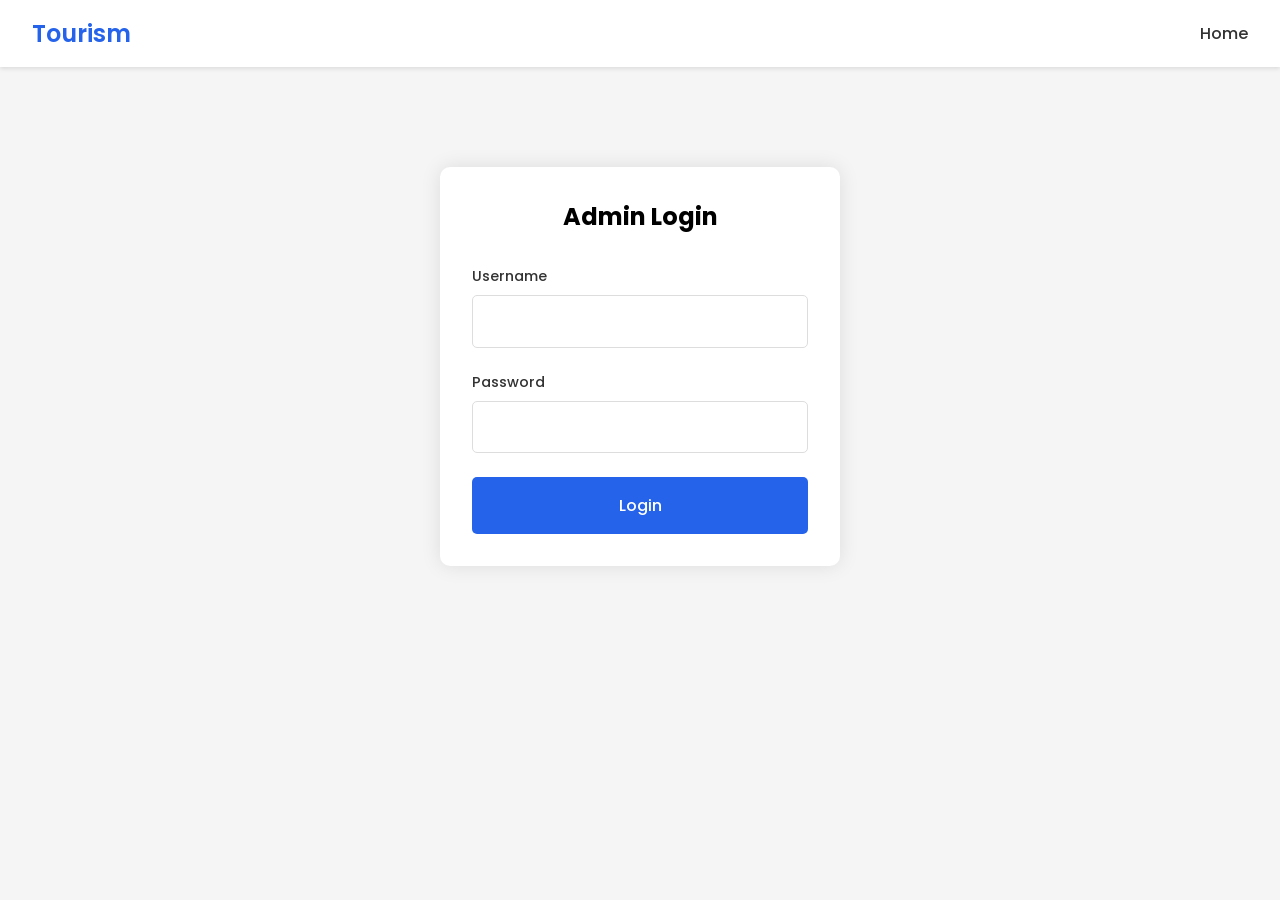
<file: admin-dashboard.html>
<!DOCTYPE html>
<html lang="en">
<head>
    <meta charset="UTF-8">
    <meta name="viewport" content="width=device-width, initial-scale=1.0">
    <title>Admin Dashboard - Tourism Adventures</title>
    <link href="https://fonts.googleapis.com/css2?family=Poppins:wght@300;400;500;600;700&display=swap" rel="stylesheet">
    <link rel="stylesheet" href="https://cdnjs.cloudflare.com/ajax/libs/font-awesome/6.0.0-beta3/css/all.min.css">
    <style>
        :root {
            --primary-color: #2563eb;
            --accent-color: #1d4ed8;
            --text-color: #1f2937;
            --text-muted: #6b7280;
            --bg-color: #f3f4f6;
            --card-bg: #ffffff;
            --border-color: #e5e7eb;
            --success-color: #10b981;
            --error-color: #ef4444;
        }

        * {
            margin: 0;
            padding: 0;
            box-sizing: border-box;
            font-family: 'Poppins', sans-serif;
        }

        body {
            background: var(--bg-color);
            min-height: 100vh;
        }

        .dashboard-container {
            display: grid;
            grid-template-columns: 250px 1fr;
            min-height: 100vh;
        }

        .sidebar {
            background: var(--primary-color);
            color: white;
            padding: 1.5rem;
        }

        .sidebar-header {
            text-align: center;
            padding-bottom: 1.5rem;
            margin-bottom: 1.5rem;
            border-bottom: 1px solid rgba(255, 255, 255, 0.1);
        }

        .sidebar-menu {
            list-style: none;
        }

        .sidebar-menu li {
            margin-bottom: 0.5rem;
        }

        .sidebar-menu a {
            color: white;
            text-decoration: none;
            display: flex;
            align-items: center;
            padding: 0.75rem 1rem;
            border-radius: 5px;
            transition: background 0.3s ease;
        }

        .sidebar-menu a:hover {
            background: rgba(255, 255, 255, 0.1);
        }

        .sidebar-menu i {
            margin-right: 0.75rem;
        }

        .main-content {
            padding: 2rem;
            background: #f3f4f6;
            min-height: 100vh;
        }

        .header {
            display: flex;
            justify-content: space-between;
            align-items: center;
            margin-bottom: 2rem;
        }

        .header h1 {
            font-size: 2rem;
            color: #1f2937;
            font-weight: 600;
        }

        .btn {
            padding: 0.75rem 1.5rem;
            border: none;
            border-radius: 5px;
            font-weight: 500;
            cursor: pointer;
            display: inline-flex;
            align-items: center;
            gap: 0.5rem;
            transition: background 0.3s ease;
        }

        .btn-primary {
            background: var(--primary-color);
            color: white;
        }

        .btn-primary:hover {
            background: var(--accent-color);
        }

        .btn-danger {
            background: var(--error-color);
            color: white;
        }

        .btn-danger:hover {
            opacity: 0.9;
        }

        .packages-container {
            display: grid;
            grid-template-columns: repeat(auto-fill, minmax(300px, 1fr));
            gap: 2rem;
            padding: 1rem 0;
        }

        .package-card {
            background: white;
            border-radius: 10px;
            padding: 2rem;
            box-shadow: 0 2px 8px rgba(0, 0, 0, 0.05);
            display: flex;
            flex-direction: column;
            gap: 0.75rem;
        }

        .package-card h3 {
            font-size: 1.5rem;
            color: #1f2937;
            font-weight: 600;
            margin: 0;
        }

        .package-price {
            font-size: 1.25rem;
            color: #6b7280;
            font-weight: 500;
            margin: 0;
        }

        .package-duration {
            color: #6b7280;
            margin: 0;
        }

        .package-description {
            color: #6b7280;
            margin: 0;
        }

        .btn-delete {
            background: #ef4444;
            color: white;
            padding: 0.75rem 1rem;
            border-radius: 8px;
            border: none;
            cursor: pointer;
            font-size: 1rem;
            display: flex;
            align-items: center;
            justify-content: center;
            gap: 0.5rem;
            width: fit-content;
            margin-top: 0.5rem;
        }

        .btn-delete:hover {
            background: #dc2626;
        }

        .package-image {
            width: 100%;
            height: 200px;
            object-fit: cover;
            border-radius: 8px;
            margin-bottom: 0.5rem;
        }

        .modal {
            display: none;
            position: fixed;
            top: 0;
            left: 0;
            width: 100%;
            height: 100%;
            background: rgba(0, 0, 0, 0.5);
            align-items: center;
            justify-content: center;
        }

        .modal-content {
            background: var(--card-bg);
            padding: 2rem;
            border-radius: 10px;
            width: 100%;
            max-width: 500px;
            max-height: 90vh;
            overflow-y: auto;
        }

        .modal-content h2 {
            margin-bottom: 1.5rem;
            color: var(--text-color);
            font-size: 1.5rem;
        }

        .form-group {
            margin-bottom: 1.5rem;
        }

        .form-group label {
            display: block;
            margin-bottom: 0.5rem;
            color: var(--text-color);
            font-weight: 500;
            font-size: 1rem;
        }

        .form-group input,
        .form-group textarea {
            width: 100%;
            padding: 0.75rem;
            border: 1px solid var(--border-color);
            border-radius: 5px;
            font-size: 1rem;
            background: white;
        }

        .form-group input::placeholder {
            color: #999;
        }

        .form-group textarea {
            height: 100px;
            resize: vertical;
        }

        .modal-actions {
            display: flex;
            justify-content: flex-end;
            gap: 1rem;
            margin-top: 2rem;
        }

        .btn {
            padding: 0.75rem 1.5rem;
            border: none;
            border-radius: 5px;
            font-weight: 500;
            cursor: pointer;
            font-size: 1rem;
        }

        .btn:not(.btn-primary) {
            background: #e5e7eb;
            color: var(--text-color);
        }

        .btn-primary {
            background: #3b82f6;
            color: white;
        }

        .btn-primary:hover {
            background: #2563eb;
        }

        .success-message {
            background: var(--success-color);
            color: white;
            padding: 1rem;
            border-radius: 5px;
            margin-bottom: 1rem;
            display: none;
        }

        .package-features {
            display: flex;
            flex-wrap: wrap;
            gap: 0.5rem;
            margin: 1rem 0;
        }

        .package-features span {
            background: #f3f4f6;
            padding: 0.5rem 1rem;
            border-radius: 20px;
            font-size: 0.875rem;
            color: #4b5563;
            display: flex;
            align-items: center;
            gap: 0.5rem;
        }

        .package-features i {
            color: #10b981;
        }

        .package-rating {
            color: #fbbf24;
            font-size: 0.875rem;
            margin: 0.5rem 0;
        }

        .cta-button-outline {
            display: inline-block;
            padding: 0.75rem 1.5rem;
            border: 2px solid #3b82f6;
            color: #3b82f6;
            text-decoration: none;
            border-radius: 5px;
            font-weight: 500;
            transition: all 0.3s ease;
        }

        .cta-button-outline:hover {
            background: #3b82f6;
            color: white;
        }
    </style>
</head>
<body>
    <div class="dashboard-container">
        <aside class="sidebar">
            <div class="sidebar-header">
                <h2>Admin Panel</h2>
            </div>
            <ul class="sidebar-menu">
                <li>
                    <a href="#" class="active">
                        <i class="fas fa-box"></i>
                        Packages
                    </a>
                </li>
                <li>
                    <a href="users.html">
                        <i class="fas fa-users"></i>
                        Users
                    </a>
                </li>
                <li>
                    <a href="bookings.html">
                        <i class="fas fa-calendar-check"></i>
                        Bookings
                    </a>
                </li>
                <li>
                    <a href="#" id="logoutBtn">
                        <i class="fas fa-sign-out-alt"></i>
                        Logout
                    </a>
                </li>
            </ul>
        </aside>

        <main class="main-content">
            <div class="success-message" id="successMessage"></div>
            
            <div class="header">
                <h1>Package Management</h1>
                <button class="btn btn-primary" onclick="openAddPackageModal()">
                    <i class="fas fa-plus"></i>
                    Add New Package
                </button>
            </div>

            <div class="packages-container" id="packagesGrid">
                <!-- Packages will be loaded here -->
            </div>

            <div class="bookings-section" style="margin-top: 3rem;">
                <h2 style="margin-bottom: 1.5rem;">Recent Bookings</h2>
                <div class="bookings-table-container" style="background: white; border-radius: 10px; overflow: hidden; box-shadow: 0 2px 8px rgba(0, 0, 0, 0.05);">
                    <table style="width: 100%; border-collapse: collapse;">
                        <thead>
                            <tr style="background: #f8fafc;">
                                <th style="padding: 1rem; text-align: left; border-bottom: 1px solid #e5e7eb;">Booking ID</th>
                                <th style="padding: 1rem; text-align: left; border-bottom: 1px solid #e5e7eb;">Package</th>
                                <th style="padding: 1rem; text-align: left; border-bottom: 1px solid #e5e7eb;">Customer Name</th>
                                <th style="padding: 1rem; text-align: left; border-bottom: 1px solid #e5e7eb;">Contact</th>
                                <th style="padding: 1rem; text-align: left; border-bottom: 1px solid #e5e7eb;">Travel Date</th>
                                <th style="padding: 1rem; text-align: left; border-bottom: 1px solid #e5e7eb;">Guests</th>
                                <th style="padding: 1rem; text-align: left; border-bottom: 1px solid #e5e7eb;">Status</th>
                                <th style="padding: 1rem; text-align: left; border-bottom: 1px solid #e5e7eb;">Actions</th>
                            </tr>
                        </thead>
                        <tbody id="bookingsTableBody">
                            <!-- Bookings will be loaded here -->
                        </tbody>
                    </table>
                </div>
            </div>
        </main>
    </div>

    <!-- Add Package Modal -->
    <div class="modal" id="addPackageModal">
        <div class="modal-content">
            <h2>Add New Package</h2>
            <form id="addPackageForm">
                <div class="form-group">
                    <label for="packageName">Package Name</label>
                    <input type="text" id="packageName" placeholder="Please fill in this field." required>
                </div>
                <div class="form-group">
                    <label for="packageCategory">Category</label>
                    <select id="packageCategory" multiple required>
                        <option value="north">North India</option>
                        <option value="south">South India</option>
                        <option value="adventure">Adventure</option>
                        <option value="luxury">Luxury</option>
                    </select>
                </div>
                <div class="form-group">
                    <label for="packagePrice">Price (₹)</label>
                    <input type="number" id="packagePrice" required>
                </div>
                <div class="form-group">
                    <label for="packageDuration">Duration (days)</label>
                    <input type="number" id="packageDuration" required>
                </div>
                <div class="form-group">
                    <label for="packageDescription">Description</label>
                    <textarea id="packageDescription" required></textarea>
                </div>
                <div class="form-group">
                    <label for="packageFeatures">Features (comma-separated)</label>
                    <textarea id="packageFeatures" placeholder="e.g., Heritage Hotels, Flights Inc., Royal Cuisine" required></textarea>
                </div>
                <div class="form-group">
                    <label for="packageImage">Image URL</label>
                    <input type="url" id="packageImage" required>
                </div>
                <div class="modal-actions">
                    <button type="button" class="btn" onclick="closeAddPackageModal()">Cancel</button>
                    <button type="submit" class="btn btn-primary">Add Package</button>
                </div>
            </form>
        </div>
    </div>

    <script>
        // Check if admin is logged in
        if (!localStorage.getItem('adminLoggedIn')) {
            window.location.href = 'admin-login.html';
        }

        // Load packages when page loads
        document.addEventListener('DOMContentLoaded', function() {
            loadPackages();
            loadBookings();
        });

        // Load packages function
        function loadPackages() {
            const packages = JSON.parse(localStorage.getItem('packages') || '[]');
            const packagesGrid = document.getElementById('packagesGrid');
            
            if (packages.length === 0) {
                packagesGrid.innerHTML = '<div style="grid-column: 1/-1; text-align: center; padding: 2rem; color: #6b7280;">No packages available. Add your first package!</div>';
                return;
            }

            packagesGrid.innerHTML = packages.map(pkg => `
                <div class="package-card">
                    <img src="${pkg.image}" alt="${pkg.name}" class="package-image">
                    <h3>${pkg.name}</h3>
                    <p class="package-price">₹${pkg.price.toLocaleString()}</p>
                    <p class="package-duration">${pkg.duration} days</p>
                    <p class="package-description">${pkg.description}</p>
                    <button class="btn-delete" onclick="deletePackage('${pkg.id}')">
                        <i class="fas fa-trash"></i>
                        Delete
                    </button>
                </div>
            `).join('');
        }

        // Load bookings function
        function loadBookings() {
            const bookings = JSON.parse(localStorage.getItem('bookings') || '[]');
            const bookingsTableBody = document.getElementById('bookingsTableBody');
            
            if (bookings.length === 0) {
                bookingsTableBody.innerHTML = `
                    <tr>
                        <td colspan="8" style="padding: 2rem; text-align: center; color: #6b7280;">
                            No bookings available yet.
                        </td>
                    </tr>
                `;
                return;
            }

            bookingsTableBody.innerHTML = bookings.map(booking => `
                <tr style="border-bottom: 1px solid #e5e7eb;">
                    <td style="padding: 1rem;">${booking.id.slice(-6)}</td>
                    <td style="padding: 1rem;">${booking.packageName}</td>
                    <td style="padding: 1rem;">${booking.fullName}</td>
                    <td style="padding: 1rem;">
                        <div>${booking.email}</div>
                        <div>${booking.phone}</div>
                    </td>
                    <td style="padding: 1rem;">${new Date(booking.travelDate).toLocaleDateString()}</td>
                    <td style="padding: 1rem;">${booking.guests}</td>
                    <td style="padding: 1rem;">
                        <select onchange="updateBookingStatus('${booking.id}', this.value)" style="padding: 0.5rem; border-radius: 5px; border: 1px solid #e5e7eb;">
                            <option value="Pending" ${booking.status === 'Pending' ? 'selected' : ''}>Pending</option>
                            <option value="Confirmed" ${booking.status === 'Confirmed' ? 'selected' : ''}>Confirmed</option>
                            <option value="Cancelled" ${booking.status === 'Cancelled' ? 'selected' : ''}>Cancelled</option>
                        </select>
                    </td>
                    <td style="padding: 1rem;">
                        <button onclick="deleteBooking('${booking.id}')" class="btn-delete" style="padding: 0.5rem 1rem;">
                            <i class="fas fa-trash"></i>
                        </button>
                    </td>
                </tr>
            `).join('');
        }

        // Update booking status
        function updateBookingStatus(bookingId, newStatus) {
            const bookings = JSON.parse(localStorage.getItem('bookings') || '[]');
            const updatedBookings = bookings.map(booking => {
                if (booking.id === bookingId) {
                    return { ...booking, status: newStatus };
                }
                return booking;
            });
            
            localStorage.setItem('bookings', JSON.stringify(updatedBookings));
            showSuccessMessage('Booking status updated successfully!');
            loadBookings();
        }

        // Delete booking
        function deleteBooking(bookingId) {
            if (confirm('Are you sure you want to delete this booking?')) {
                const bookings = JSON.parse(localStorage.getItem('bookings') || '[]');
                const updatedBookings = bookings.filter(booking => booking.id !== bookingId);
                localStorage.setItem('bookings', JSON.stringify(updatedBookings));
                
                showSuccessMessage('Booking deleted successfully!');
                loadBookings();
            }
        }

        // Add package
        document.getElementById('addPackageForm').addEventListener('submit', function(e) {
            e.preventDefault();
            
            const newPackage = {
                id: Date.now().toString(),
                name: document.getElementById('packageName').value,
                price: parseFloat(document.getElementById('packagePrice').value),
                duration: parseInt(document.getElementById('packageDuration').value),
                description: document.getElementById('packageDescription').value,
                image: document.getElementById('packageImage').value,
                category: ['all'],
                features: [],
                rating: 4.8,
                ratingCount: "4.8"
            };

            // Get existing packages or initialize empty array
            const packages = JSON.parse(localStorage.getItem('packages') || '[]');
            
            // Add new package
            packages.push(newPackage);
            
            // Save back to localStorage
            localStorage.setItem('packages', JSON.stringify(packages));

            // Clear form
            document.getElementById('addPackageForm').reset();
            
            // Close modal
            closeAddPackageModal();
            
            // Show success message
            showSuccessMessage('Package added successfully!');
            
            // Reload packages display
            loadPackages();
            
            console.log('Current packages:', packages); // Debug log
        });

        // Delete package
        function deletePackage(packageId) {
            if (confirm('Are you sure you want to delete this package?')) {
                const packages = JSON.parse(localStorage.getItem('packages') || '[]');
                const updatedPackages = packages.filter(pkg => pkg.id !== packageId);
                localStorage.setItem('packages', JSON.stringify(updatedPackages));
                
                showSuccessMessage('Package deleted successfully!');
                loadPackages();
            }
        }

        // Modal functions
        function openAddPackageModal() {
            document.getElementById('addPackageModal').style.display = 'flex';
        }

        function closeAddPackageModal() {
            document.getElementById('addPackageModal').style.display = 'none';
            document.getElementById('addPackageForm').reset();
        }

        // Success message
        function showSuccessMessage(message) {
            const successMessage = document.getElementById('successMessage');
            successMessage.textContent = message;
            successMessage.style.display = 'block';
            setTimeout(() => {
                successMessage.style.display = 'none';
            }, 3000);
        }

        // Debug: Log current packages on page load
        console.log('Packages on load:', JSON.parse(localStorage.getItem('packages') || '[]'));

        // Logout
        document.getElementById('logoutBtn').addEventListener('click', function() {
            localStorage.removeItem('adminLoggedIn');
            window.location.href = 'admin-login.html';
        });
    </script>
</body>
</html>
</file>
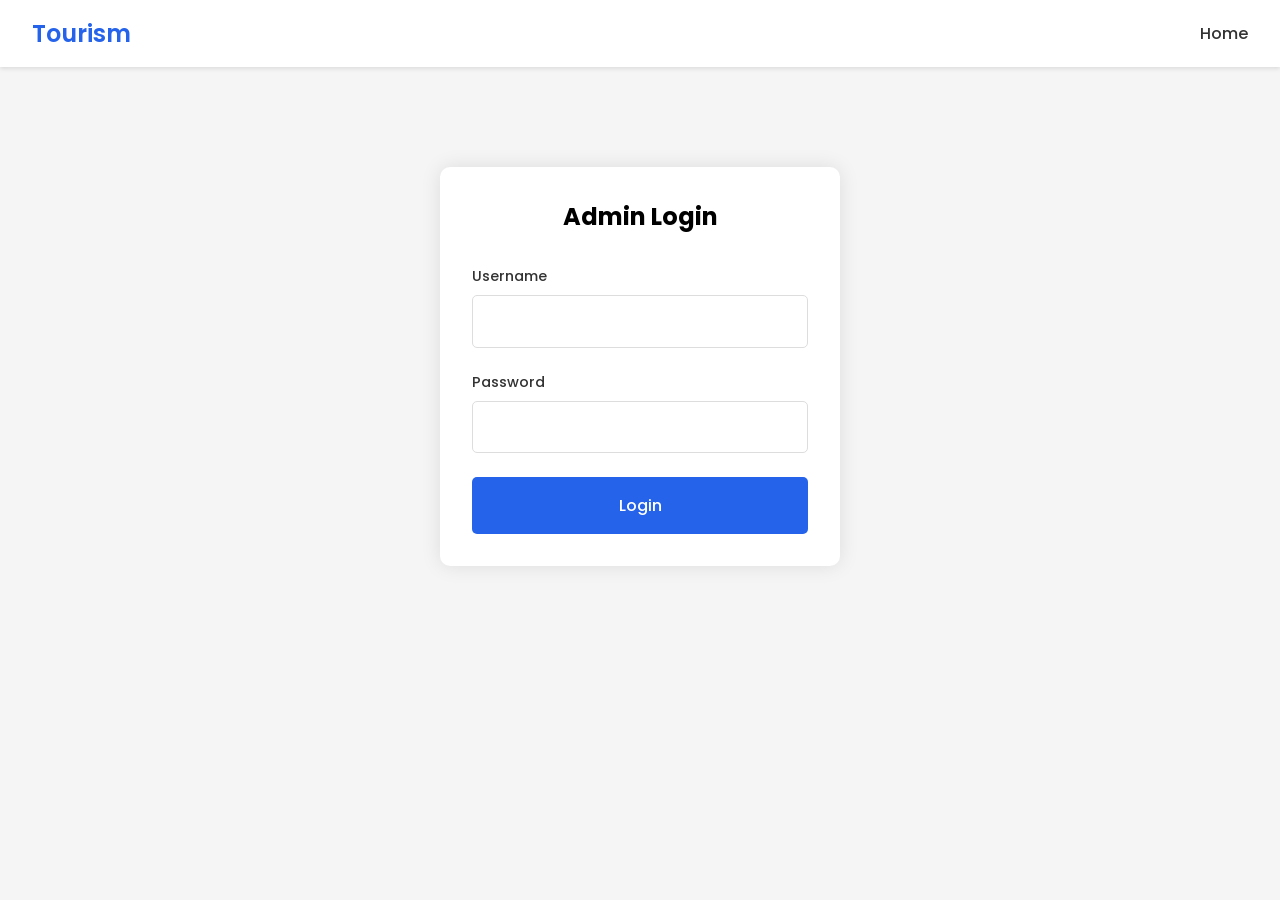
<file: admin-login.html>
<!DOCTYPE html>
<html lang="en">
<head>
    <meta charset="UTF-8">
    <meta name="viewport" content="width=device-width, initial-scale=1.0">
    <title>Admin Login - Tourism Adventures</title>
    <link rel="icon" href="assets/images/favicon.png" type="image/png">
    <link href="https://fonts.googleapis.com/css2?family=Poppins:wght@300;400;500;600;700&display=swap" rel="stylesheet">
    <style>
        * {
            margin: 0;
            padding: 0;
            box-sizing: border-box;
            font-family: 'Poppins', sans-serif;
        }

        body {
            background: #f5f5f5;
            min-height: 100vh;
        }

        .admin-login-container {
            max-width: 400px;
            margin: 100px auto;
            padding: 2rem;
            background: #fff;
            border-radius: 10px;
            box-shadow: 0 0 20px rgba(0, 0, 0, 0.1);
        }

        .admin-login-form {
            display: flex;
            flex-direction: column;
            gap: 1.5rem;
        }

        .form-group {
            display: flex;
            flex-direction: column;
            gap: 0.5rem;
        }

        .form-group label {
            font-weight: 500;
            color: #333;
            font-size: 0.9rem;
        }

        .form-group input {
            width: 100%;
            padding: 0.8rem;
            border: 1px solid #ddd;
            border-radius: 5px;
            font-size: 1rem;
            background: #fff;
            color: #333;
        }

        .form-group input:focus {
            outline: none;
            border-color: #2563eb;
            box-shadow: 0 0 0 2px rgba(37, 99, 235, 0.1);
        }

        .admin-login-btn {
            background-color: #2563eb;
            color: white;
            padding: 1rem;
            border: none;
            border-radius: 5px;
            cursor: pointer;
            font-size: 1rem;
            font-weight: 500;
            transition: background-color 0.3s;
        }

        .admin-login-btn:hover {
            background-color: #1d4ed8;
        }

        .error-message {
            color: #ff3333;
            font-size: 0.9rem;
            margin-top: 0.5rem;
            display: none;
        }

        .logo {
            color: #2563eb;
            text-decoration: none;
            font-size: 1.5rem;
            font-weight: 600;
        }

        .nav-container {
            padding: 1rem 2rem;
            display: flex;
            justify-content: space-between;
            align-items: center;
            background: #fff;
            box-shadow: 0 2px 4px rgba(0,0,0,0.1);
        }

        .nav-links {
            list-style: none;
            display: flex;
            gap: 1rem;
        }

        .nav-link {
            color: #333;
            text-decoration: none;
            font-weight: 500;
        }

        .nav-link:hover {
            color: #2563eb;
        }
    </style>
</head>
<body>
    <header id="header">
        <nav id="navbar">
            <div class="nav-container">
                <a href="index.html" class="logo">Tourism</a>
                <ul class="nav-links">
                    <li><a href="index.html" class="nav-link">Home</a></li>
                </ul>
            </div>
        </nav>
    </header>

    <main>
        <div class="admin-login-container">
            <h2 style="text-align: center; margin-bottom: 2rem;">Admin Login</h2>
            <form id="adminLoginForm" class="admin-login-form">
                <div class="form-group">
                    <label for="username">Username</label>
                    <input type="text" id="username" name="username" required autocomplete="off">
                </div>
                <div class="form-group">
                    <label for="password">Password</label>
                    <input type="password" id="password" name="password" required>
                </div>
                <div id="errorMessage" class="error-message"></div>
                <button type="submit" class="admin-login-btn">Login</button>
            </form>
        </div>
    </main>

    <script>
        document.getElementById('adminLoginForm').addEventListener('submit', function(e) {
            e.preventDefault();
            
            const username = document.getElementById('username').value;
            const password = document.getElementById('password').value;
            const errorMessage = document.getElementById('errorMessage');
            
            // Default admin credentials
            if (username === 'admin' && password === 'admin123') {
                // Store admin session
                localStorage.setItem('adminLoggedIn', 'true');
                // Redirect to admin dashboard
                window.location.href = 'admin-dashboard.html';
            } else {
                errorMessage.style.display = 'block';
                errorMessage.textContent = 'Invalid username or password';
            }
        });
    </script>
</body>
</html>
</file>
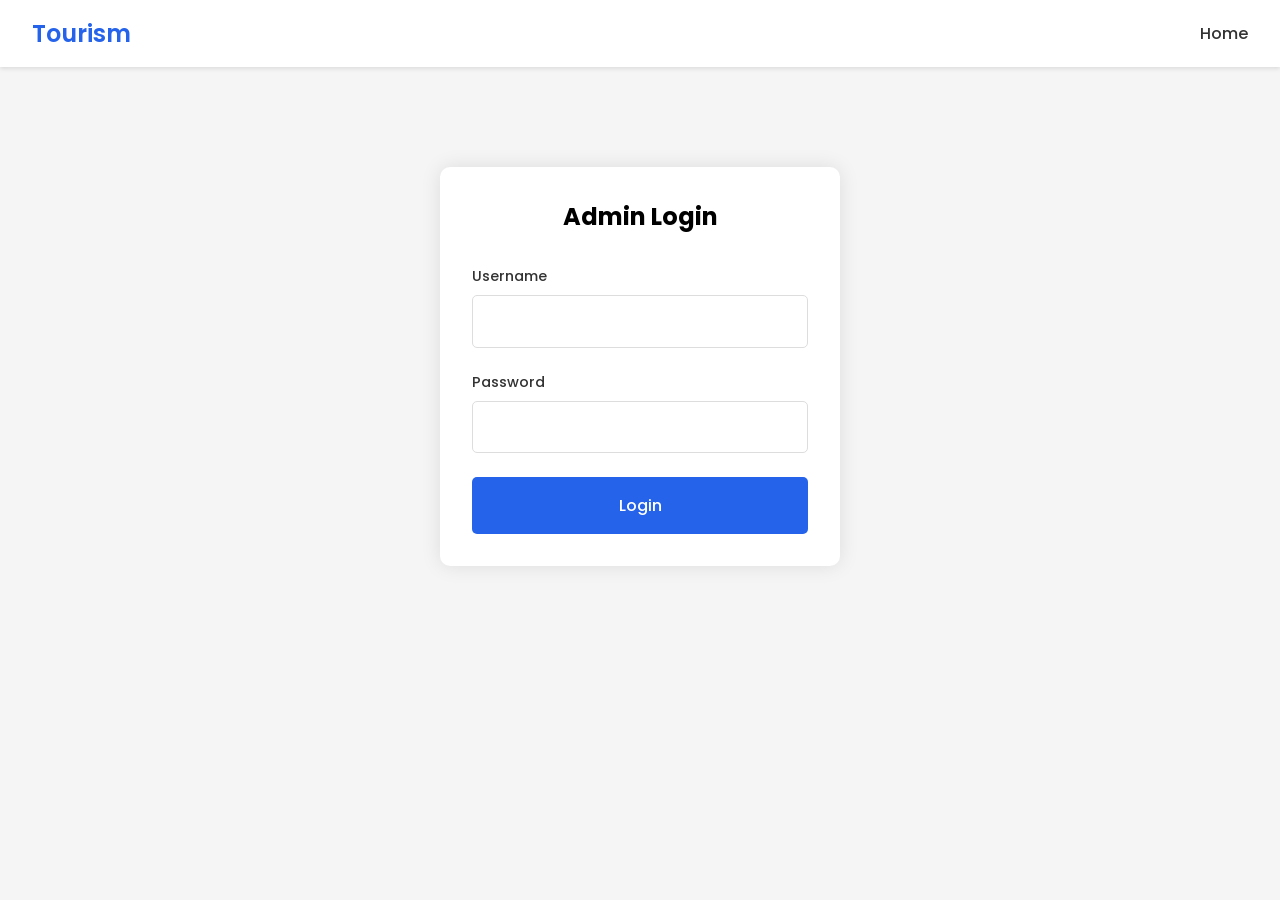
<file: bookings.html>
<!DOCTYPE html>
<html lang="en">
<head>
    <meta charset="UTF-8">
    <meta name="viewport" content="width=device-width, initial-scale=1.0">
    <title>Booking Management - Admin Dashboard</title>
    <link href="https://fonts.googleapis.com/css2?family=Poppins:wght@300;400;500;600;700&display=swap" rel="stylesheet">
    <link rel="stylesheet" href="https://cdnjs.cloudflare.com/ajax/libs/font-awesome/6.0.0-beta3/css/all.min.css">
    <style>
        :root {
            --primary-color: #2563eb;
            --accent-color: #1d4ed8;
            --text-color: #1f2937;
            --text-muted: #6b7280;
            --bg-color: #f3f4f6;
            --card-bg: #ffffff;
            --border-color: #e5e7eb;
            --success-color: #10b981;
            --error-color: #ef4444;
            --warning-color: #f59e0b;
        }

        * {
            margin: 0;
            padding: 0;
            box-sizing: border-box;
            font-family: 'Poppins', sans-serif;
        }

        body {
            background: var(--bg-color);
            min-height: 100vh;
        }

        .dashboard-container {
            display: grid;
            grid-template-columns: 250px 1fr;
            min-height: 100vh;
        }

        .sidebar {
            background: var(--primary-color);
            color: white;
            padding: 1.5rem;
        }

        .sidebar-header {
            text-align: center;
            padding-bottom: 1.5rem;
            margin-bottom: 1.5rem;
            border-bottom: 1px solid rgba(255, 255, 255, 0.1);
        }

        .sidebar-menu {
            list-style: none;
        }

        .sidebar-menu li {
            margin-bottom: 0.5rem;
        }

        .sidebar-menu a {
            color: white;
            text-decoration: none;
            display: flex;
            align-items: center;
            padding: 0.75rem 1rem;
            border-radius: 5px;
            transition: background 0.3s ease;
        }

        .sidebar-menu a:hover, .sidebar-menu a.active {
            background: rgba(255, 255, 255, 0.1);
        }

        .sidebar-menu i {
            margin-right: 0.75rem;
        }

        .main-content {
            padding: 2rem;
        }

        .header {
            display: flex;
            justify-content: space-between;
            align-items: center;
            margin-bottom: 2rem;
        }

        .header h1 {
            font-size: 2rem;
            color: var(--text-color);
        }

        .bookings-table-container {
            background: white;
            border-radius: 10px;
            box-shadow: 0 2px 4px rgba(0, 0, 0, 0.05);
            overflow: hidden;
        }

        .bookings-table {
            width: 100%;
            border-collapse: collapse;
        }

        .bookings-table th,
        .bookings-table td {
            padding: 1rem;
            text-align: left;
            border-bottom: 1px solid var(--border-color);
        }

        .bookings-table th {
            background: #f8fafc;
            font-weight: 500;
            color: var(--text-color);
        }

        .status-badge {
            padding: 0.25rem 0.75rem;
            border-radius: 9999px;
            font-size: 0.875rem;
            font-weight: 500;
        }

        .status-pending {
            background: #fef3c7;
            color: #92400e;
        }

        .status-confirmed {
            background: #dcfce7;
            color: #166534;
        }

        .status-cancelled {
            background: #fee2e2;
            color: #991b1b;
        }

        .action-btn {
            padding: 0.5rem;
            border: none;
            border-radius: 5px;
            cursor: pointer;
            transition: background 0.3s ease;
            margin: 0 0.25rem;
        }

        .btn-view {
            background: #e0e7ff;
            color: var(--primary-color);
        }

        .btn-delete {
            background: #fee2e2;
            color: var(--error-color);
        }

        .success-message {
            background: var(--success-color);
            color: white;
            padding: 1rem;
            border-radius: 5px;
            margin-bottom: 1rem;
            display: none;
        }

        /* Booking Details Modal */
        .modal {
            display: none;
            position: fixed;
            top: 0;
            left: 0;
            width: 100%;
            height: 100%;
            background: rgba(0, 0, 0, 0.5);
            z-index: 1000;
        }

        .modal-content {
            position: fixed;
            top: 50%;
            left: 50%;
            transform: translate(-50%, -50%);
            background: white;
            padding: 2rem;
            border-radius: 10px;
            width: 90%;
            max-width: 600px;
            max-height: 90vh;
            overflow-y: auto;
        }

        .modal-header {
            display: flex;
            justify-content: space-between;
            align-items: center;
            margin-bottom: 1.5rem;
        }

        .close-modal {
            background: none;
            border: none;
            font-size: 1.5rem;
            cursor: pointer;
            color: var(--text-muted);
        }

        .booking-details {
            display: grid;
            gap: 1rem;
        }

        .detail-group {
            display: grid;
            gap: 0.5rem;
        }

        .detail-label {
            font-weight: 500;
            color: var(--text-muted);
        }

        .detail-value {
            color: var(--text-color);
        }

        .status-select {
            padding: 0.5rem;
            border: 1px solid var(--border-color);
            border-radius: 5px;
            font-size: 1rem;
            width: 100%;
            margin-top: 0.5rem;
        }
    </style>
</head>
<body>
    <div class="dashboard-container">
        <aside class="sidebar">
            <div class="sidebar-header">
                <h2>Admin Panel</h2>
            </div>
            <ul class="sidebar-menu">
                <li>
                    <a href="admin-dashboard.html">
                        <i class="fas fa-box"></i>
                        Packages
                    </a>
                </li>
                <li>
                    <a href="users.html">
                        <i class="fas fa-users"></i>
                        Users
                    </a>
                </li>
                <li>
                    <a href="bookings.html" class="active">
                        <i class="fas fa-calendar-check"></i>
                        Bookings
                    </a>
                </li>
                <li>
                    <a href="#" id="logoutBtn">
                        <i class="fas fa-sign-out-alt"></i>
                        Logout
                    </a>
                </li>
            </ul>
        </aside>

        <main class="main-content">
            <div class="success-message" id="successMessage"></div>
            
            <div class="header">
                <h1>Booking Management</h1>
            </div>

            <div class="bookings-table-container">
                <table class="bookings-table">
                    <thead>
                        <tr>
                            <th>Booking ID</th>
                            <th>Package</th>
                            <th>Customer</th>
                            <th>Travel Date</th>
                            <th>Guests</th>
                            <th>Status</th>
                            <th>Actions</th>
                        </tr>
                    </thead>
                    <tbody id="bookingsTableBody">
                        <!-- Bookings will be loaded here -->
                    </tbody>
                </table>
            </div>
        </main>
    </div>

    <!-- Booking Details Modal -->
    <div class="modal" id="bookingModal">
        <div class="modal-content">
            <div class="modal-header">
                <h2>Booking Details</h2>
                <button class="close-modal" onclick="closeModal()">&times;</button>
            </div>
            <div class="booking-details" id="bookingDetails">
                <!-- Booking details will be loaded here -->
            </div>
        </div>
    </div>

    <script>
        // Check if admin is logged in
        if (!localStorage.getItem('adminLoggedIn')) {
            window.location.href = 'admin-login.html';
        }

        // Load bookings when page loads
        document.addEventListener('DOMContentLoaded', function() {
            loadBookings();
        });

        function loadBookings() {
            const bookings = JSON.parse(localStorage.getItem('bookings') || '[]');
            const bookingsTableBody = document.getElementById('bookingsTableBody');
            
            if (bookings.length === 0) {
                bookingsTableBody.innerHTML = `
                    <tr>
                        <td colspan="7" style="text-align: center; padding: 2rem;">
                            No bookings available yet.
                        </td>
                    </tr>
                `;
                return;
            }

            bookingsTableBody.innerHTML = bookings.map(booking => `
                <tr>
                    <td>${booking.id.slice(-6)}</td>
                    <td>${booking.packageName}</td>
                    <td>${booking.fullName}</td>
                    <td>${new Date(booking.travelDate).toLocaleDateString()}</td>
                    <td>${booking.guests}</td>
                    <td>
                        <span class="status-badge status-${booking.status.toLowerCase()}">${booking.status}</span>
                    </td>
                    <td>
                        <button onclick="viewBooking('${booking.id}')" class="action-btn btn-view" title="View Details">
                            <i class="fas fa-eye"></i>
                        </button>
                        <button onclick="deleteBooking('${booking.id}')" class="action-btn btn-delete" title="Delete Booking">
                            <i class="fas fa-trash"></i>
                        </button>
                    </td>
                </tr>
            `).join('');
        }

        function viewBooking(bookingId) {
            const bookings = JSON.parse(localStorage.getItem('bookings') || '[]');
            const booking = bookings.find(b => b.id === bookingId);
            
            if (booking) {
                const bookingDetails = document.getElementById('bookingDetails');
                bookingDetails.innerHTML = `
                    <div class="detail-group">
                        <div class="detail-label">Booking ID</div>
                        <div class="detail-value">${booking.id.slice(-6)}</div>
                    </div>
                    <div class="detail-group">
                        <div class="detail-label">Package Name</div>
                        <div class="detail-value">${booking.packageName}</div>
                    </div>
                    <div class="detail-group">
                        <div class="detail-label">Customer Name</div>
                        <div class="detail-value">${booking.fullName}</div>
                    </div>
                    <div class="detail-group">
                        <div class="detail-label">Email</div>
                        <div class="detail-value">${booking.email}</div>
                    </div>
                    <div class="detail-group">
                        <div class="detail-label">Phone</div>
                        <div class="detail-value">${booking.phone}</div>
                    </div>
                    <div class="detail-group">
                        <div class="detail-label">Travel Date</div>
                        <div class="detail-value">${new Date(booking.travelDate).toLocaleDateString()}</div>
                    </div>
                    <div class="detail-group">
                        <div class="detail-label">Number of Guests</div>
                        <div class="detail-value">${booking.guests}</div>
                    </div>
                    <div class="detail-group">
                        <div class="detail-label">Booking Date</div>
                        <div class="detail-value">${new Date(booking.bookingDate).toLocaleString()}</div>
                    </div>
                    <div class="detail-group">
                        <div class="detail-label">Status</div>
                        <select class="status-select" onchange="updateBookingStatus('${booking.id}', this.value)">
                            <option value="Pending" ${booking.status === 'Pending' ? 'selected' : ''}>Pending</option>
                            <option value="Confirmed" ${booking.status === 'Confirmed' ? 'selected' : ''}>Confirmed</option>
                            <option value="Cancelled" ${booking.status === 'Cancelled' ? 'selected' : ''}>Cancelled</option>
                        </select>
                    </div>
                `;
                
                document.getElementById('bookingModal').style.display = 'block';
            }
        }

        function closeModal() {
            document.getElementById('bookingModal').style.display = 'none';
        }

        function updateBookingStatus(bookingId, newStatus) {
            const bookings = JSON.parse(localStorage.getItem('bookings') || '[]');
            const updatedBookings = bookings.map(booking => {
                if (booking.id === bookingId) {
                    return { ...booking, status: newStatus };
                }
                return booking;
            });
            
            localStorage.setItem('bookings', JSON.stringify(updatedBookings));
            showSuccessMessage('Booking status updated successfully');
            loadBookings();
        }

        function deleteBooking(bookingId) {
            if (confirm('Are you sure you want to delete this booking? This action cannot be undone.')) {
                const bookings = JSON.parse(localStorage.getItem('bookings') || '[]');
                const updatedBookings = bookings.filter(booking => booking.id !== bookingId);
                localStorage.setItem('bookings', JSON.stringify(updatedBookings));
                
                showSuccessMessage('Booking deleted successfully');
                loadBookings();
            }
        }

        function showSuccessMessage(message) {
            const successMessage = document.getElementById('successMessage');
            successMessage.textContent = message;
            successMessage.style.display = 'block';
            setTimeout(() => {
                successMessage.style.display = 'none';
            }, 3000);
        }

        // Close modal when clicking outside
        window.onclick = function(event) {
            const modal = document.getElementById('bookingModal');
            if (event.target === modal) {
                closeModal();
            }
        }

        // Logout
        document.getElementById('logoutBtn').addEventListener('click', function() {
            localStorage.removeItem('adminLoggedIn');
            window.location.href = 'admin-login.html';
        });
    </script>
</body>
</html>
</file>
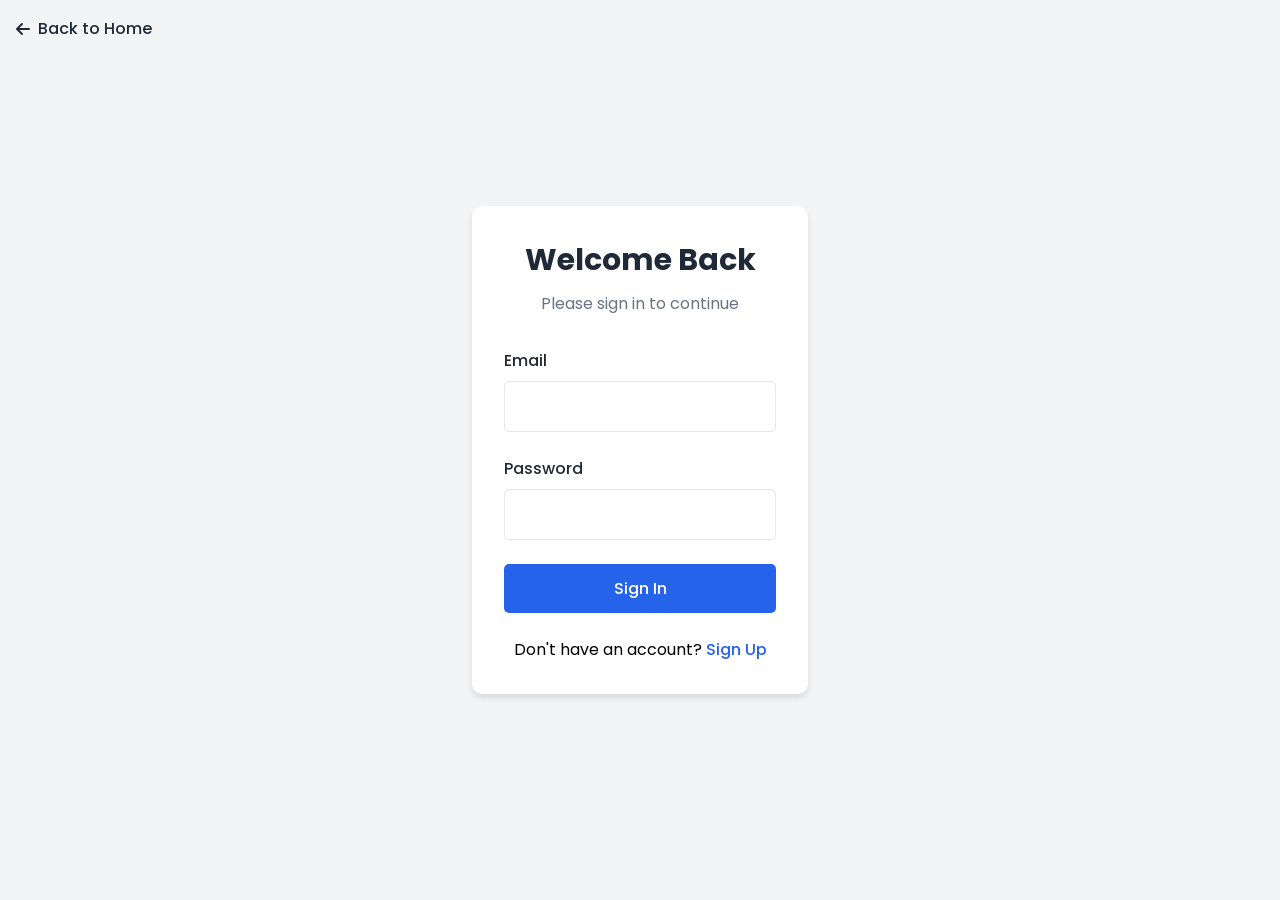
<file: user-login.html>
<!DOCTYPE html>
<html lang="en">
<head>
    <meta charset="UTF-8">
    <meta name="viewport" content="width=device-width, initial-scale=1.0">
    <title>User Login - Tourism Adventures</title>
    <link href="https://fonts.googleapis.com/css2?family=Poppins:wght@300;400;500;600;700&display=swap" rel="stylesheet">
    <link rel="stylesheet" href="https://cdnjs.cloudflare.com/ajax/libs/font-awesome/6.0.0-beta3/css/all.min.css">
    <style>
        :root {
            --primary-color: #2563eb;
            --accent-color: #1d4ed8;
            --text-color: #1f2937;
            --text-muted: #6b7280;
            --bg-color: #f3f4f6;
            --card-bg: #ffffff;
            --border-color: #e5e7eb;
            --success-color: #10b981;
            --error-color: #ef4444;
        }

        * {
            margin: 0;
            padding: 0;
            box-sizing: border-box;
            font-family: 'Poppins', sans-serif;
        }

        body {
            background: var(--bg-color);
            min-height: 100vh;
            display: flex;
            align-items: center;
            justify-content: center;
        }

        .container {
            width: 100%;
            max-width: 400px;
            padding: 2rem;
        }

        .auth-card {
            background: var(--card-bg);
            padding: 2rem;
            border-radius: 10px;
            box-shadow: 0 4px 6px rgba(0, 0, 0, 0.1);
        }

        .auth-header {
            text-align: center;
            margin-bottom: 2rem;
        }

        .auth-header h1 {
            font-size: 1.875rem;
            color: var(--text-color);
            margin-bottom: 0.5rem;
        }

        .auth-header p {
            color: var(--text-muted);
        }

        .form-group {
            margin-bottom: 1.5rem;
        }

        .form-group label {
            display: block;
            margin-bottom: 0.5rem;
            color: var(--text-color);
            font-weight: 500;
        }

        .form-group input {
            width: 100%;
            padding: 0.75rem;
            border: 1px solid var(--border-color);
            border-radius: 5px;
            font-size: 1rem;
            transition: border-color 0.3s ease;
        }

        .form-group input:focus {
            outline: none;
            border-color: var(--primary-color);
        }

        .btn {
            width: 100%;
            padding: 0.75rem;
            border: none;
            border-radius: 5px;
            font-size: 1rem;
            font-weight: 500;
            cursor: pointer;
            transition: background-color 0.3s ease;
        }

        .btn-primary {
            background: var(--primary-color);
            color: white;
        }

        .btn-primary:hover {
            background: var(--accent-color);
        }

        .auth-footer {
            text-align: center;
            margin-top: 1.5rem;
        }

        .auth-footer a {
            color: var(--primary-color);
            text-decoration: none;
            font-weight: 500;
        }

        .auth-footer a:hover {
            text-decoration: underline;
        }

        .toggle-form {
            cursor: pointer;
            color: var(--primary-color);
            font-weight: 500;
        }

        .error-message {
            color: var(--error-color);
            font-size: 0.875rem;
            margin-top: 0.5rem;
            display: none;
        }

        .success-message {
            color: var(--success-color);
            font-size: 0.875rem;
            margin-top: 0.5rem;
            display: none;
        }

        .back-to-home {
            position: absolute;
            top: 1rem;
            left: 1rem;
            color: var(--text-color);
            text-decoration: none;
            display: flex;
            align-items: center;
            gap: 0.5rem;
            font-weight: 500;
        }

        .back-to-home:hover {
            color: var(--primary-color);
        }
    </style>
</head>
<body>
    <a href="index.html" class="back-to-home">
        <i class="fas fa-arrow-left"></i>
        Back to Home
    </a>

    <div class="container">
        <div class="auth-card">
            <!-- Login Form -->
            <div id="loginForm">
                <div class="auth-header">
                    <h1>Welcome Back</h1>
                    <p>Please sign in to continue</p>
                </div>
                <form id="loginFormElement">
                    <div class="form-group">
                        <label for="loginEmail">Email</label>
                        <input type="email" id="loginEmail" required>
                    </div>
                    <div class="form-group">
                        <label for="loginPassword">Password</label>
                        <input type="password" id="loginPassword" required>
                    </div>
                    <div class="error-message" id="loginError"></div>
                    <button type="submit" class="btn btn-primary">Sign In</button>
                </form>
                <div class="auth-footer">
                    Don't have an account? 
                    <span class="toggle-form" onclick="toggleForms()">Sign Up</span>
                </div>
            </div>

            <!-- Register Form -->
            <div id="registerForm" style="display: none;">
                <div class="auth-header">
                    <h1>Create Account</h1>
                    <p>Join us today</p>
                </div>
                <form id="registerFormElement">
                    <div class="form-group">
                        <label for="registerName">Full Name</label>
                        <input type="text" id="registerName" required>
                    </div>
                    <div class="form-group">
                        <label for="registerUsername">Username</label>
                        <input type="text" id="registerUsername" pattern="[a-zA-Z0-9_-]+" title="Only letters, numbers, hyphens and underscores allowed" required>
                    </div>
                    <div class="form-group">
                        <label for="registerEmail">Email</label>
                        <input type="email" id="registerEmail" required>
                    </div>
                    <div class="form-group">
                        <label for="registerPassword">Password</label>
                        <input type="password" id="registerPassword" required>
                    </div>
                    <div class="form-group">
                        <label for="registerConfirmPassword">Confirm Password</label>
                        <input type="password" id="registerConfirmPassword" required>
                    </div>
                    <div class="error-message" id="registerError"></div>
                    <div class="success-message" id="registerSuccess"></div>
                    <button type="submit" class="btn btn-primary">Sign Up</button>
                </form>
                <div class="auth-footer">
                    Already have an account? 
                    <span class="toggle-form" onclick="toggleForms()">Sign In</span>
                </div>
            </div>
        </div>
    </div>

    <script>
        function toggleForms() {
            const loginForm = document.getElementById('loginForm');
            const registerForm = document.getElementById('registerForm');
            
            if (loginForm.style.display === 'none') {
                loginForm.style.display = 'block';
                registerForm.style.display = 'none';
            } else {
                loginForm.style.display = 'none';
                registerForm.style.display = 'block';
            }

            // Clear any error messages
            document.getElementById('loginError').style.display = 'none';
            document.getElementById('registerError').style.display = 'none';
            document.getElementById('registerSuccess').style.display = 'none';
        }

        // Handle Registration
        document.getElementById('registerFormElement').addEventListener('submit', function(e) {
            e.preventDefault();
            
            const name = document.getElementById('registerName').value;
            const username = document.getElementById('registerUsername').value;
            const email = document.getElementById('registerEmail').value;
            const password = document.getElementById('registerPassword').value;
            const confirmPassword = document.getElementById('registerConfirmPassword').value;
            
            // Validate passwords match
            if (password !== confirmPassword) {
                showError('registerError', 'Passwords do not match');
                return;
            }

            // Get existing users or initialize empty array
            const users = JSON.parse(localStorage.getItem('users') || '[]');
            
            // Check if email already exists
            if (users.some(user => user.email === email)) {
                showError('registerError', 'Email already registered');
                return;
            }

            // Check if username already exists
            if (users.some(user => user.username === username)) {
                showError('registerError', 'Username already taken');
                return;
            }

            // Add new user
            users.push({
                id: Date.now().toString(),
                name,
                username,
                email,
                password // In a real application, this should be hashed
            });
            
            // Save to localStorage
            localStorage.setItem('users', JSON.stringify(users));
            
            // Show success message
            const successMessage = document.getElementById('registerSuccess');
            successMessage.textContent = 'Registration successful! You can now sign in.';
            successMessage.style.display = 'block';
            
            // Clear form
            this.reset();
            
            // Switch to login form after 2 seconds
            setTimeout(() => {
                toggleForms();
            }, 2000);
        });

        // Handle Login
        document.getElementById('loginFormElement').addEventListener('submit', function(e) {
            e.preventDefault();
            
            const email = document.getElementById('loginEmail').value;
            const password = document.getElementById('loginPassword').value;
            
            // Get users from localStorage
            const users = JSON.parse(localStorage.getItem('users') || '[]');
            
            // Find user by email
            const user = users.find(u => u.email === email && u.password === password);
            
            if (user) {
                // Store user session
                localStorage.setItem('currentUser', JSON.stringify({
                    id: user.id,
                    name: user.name,
                    username: user.username,
                    email: user.email
                }));
                
                // Redirect to packages page
                window.location.href = 'packages.html';
            } else {
                showError('loginError', 'Invalid email or password');
            }
        });

        function showError(elementId, message) {
            const errorElement = document.getElementById(elementId);
            errorElement.textContent = message;
            errorElement.style.display = 'block';
            
            // Hide error after 3 seconds
            setTimeout(() => {
                errorElement.style.display = 'none';
            }, 3000);
        }
    </script>
</body>
</html>
</file>
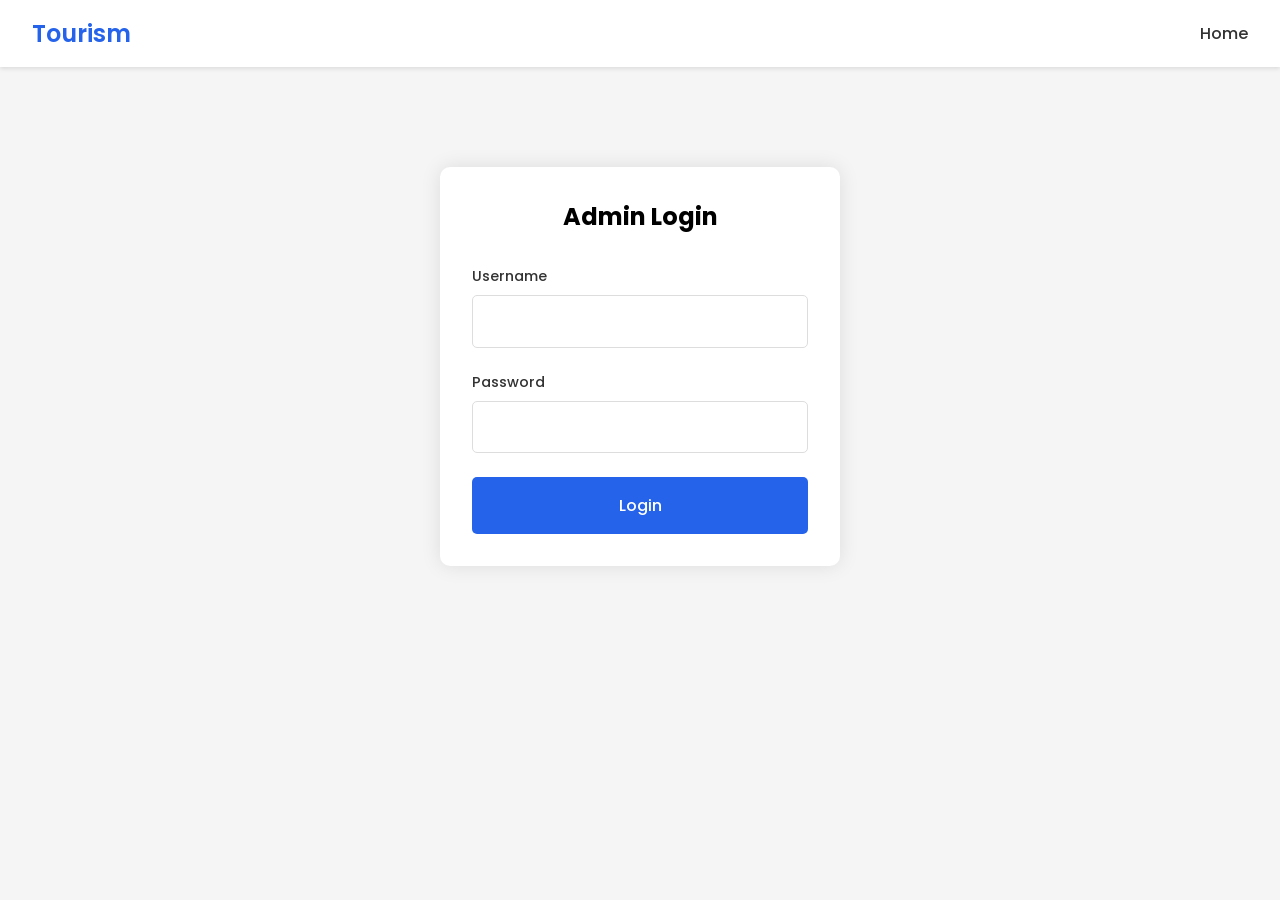
<file: users.html>
<!DOCTYPE html>
<html lang="en">
<head>
    <meta charset="UTF-8">
    <meta name="viewport" content="width=device-width, initial-scale=1.0">
    <title>User Management - Admin Dashboard</title>
    <link href="https://fonts.googleapis.com/css2?family=Poppins:wght@300;400;500;600;700&display=swap" rel="stylesheet">
    <link rel="stylesheet" href="https://cdnjs.cloudflare.com/ajax/libs/font-awesome/6.0.0-beta3/css/all.min.css">
    <style>
        :root {
            --primary-color: #2563eb;
            --accent-color: #1d4ed8;
            --text-color: #1f2937;
            --text-muted: #6b7280;
            --bg-color: #f3f4f6;
            --card-bg: #ffffff;
            --border-color: #e5e7eb;
            --success-color: #10b981;
            --error-color: #ef4444;
        }

        * {
            margin: 0;
            padding: 0;
            box-sizing: border-box;
            font-family: 'Poppins', sans-serif;
        }

        body {
            background: var(--bg-color);
            min-height: 100vh;
        }

        .dashboard-container {
            display: grid;
            grid-template-columns: 250px 1fr;
            min-height: 100vh;
        }

        .sidebar {
            background: var(--primary-color);
            color: white;
            padding: 1.5rem;
        }

        .sidebar-header {
            text-align: center;
            padding-bottom: 1.5rem;
            margin-bottom: 1.5rem;
            border-bottom: 1px solid rgba(255, 255, 255, 0.1);
        }

        .sidebar-menu {
            list-style: none;
        }

        .sidebar-menu li {
            margin-bottom: 0.5rem;
        }

        .sidebar-menu a {
            color: white;
            text-decoration: none;
            display: flex;
            align-items: center;
            padding: 0.75rem 1rem;
            border-radius: 5px;
            transition: background 0.3s ease;
        }

        .sidebar-menu a:hover, .sidebar-menu a.active {
            background: rgba(255, 255, 255, 0.1);
        }

        .sidebar-menu i {
            margin-right: 0.75rem;
        }

        .main-content {
            padding: 2rem;
        }

        .header {
            display: flex;
            justify-content: space-between;
            align-items: center;
            margin-bottom: 2rem;
        }

        .header h1 {
            font-size: 2rem;
            color: var(--text-color);
        }

        .users-table-container {
            background: white;
            border-radius: 10px;
            box-shadow: 0 2px 4px rgba(0, 0, 0, 0.05);
            overflow: hidden;
        }

        .users-table {
            width: 100%;
            border-collapse: collapse;
        }

        .users-table th,
        .users-table td {
            padding: 1rem;
            text-align: left;
            border-bottom: 1px solid var(--border-color);
        }

        .users-table th {
            background: #f8fafc;
            font-weight: 500;
            color: var(--text-color);
        }

        .users-table tr:last-child td {
            border-bottom: none;
        }

        .status-badge {
            padding: 0.25rem 0.75rem;
            border-radius: 9999px;
            font-size: 0.875rem;
            font-weight: 500;
        }

        .status-active {
            background: #dcfce7;
            color: #166534;
        }

        .status-inactive {
            background: #fee2e2;
            color: #991b1b;
        }

        .action-btn {
            padding: 0.5rem;
            border: none;
            border-radius: 5px;
            cursor: pointer;
            transition: background 0.3s ease;
        }

        .btn-delete {
            color: var(--error-color);
            background: #fee2e2;
        }

        .btn-delete:hover {
            background: #fecaca;
        }

        .success-message {
            background: var(--success-color);
            color: white;
            padding: 1rem;
            border-radius: 5px;
            margin-bottom: 1rem;
            display: none;
        }
    </style>
</head>
<body>
    <div class="dashboard-container">
        <aside class="sidebar">
            <div class="sidebar-header">
                <h2>Admin Panel</h2>
            </div>
            <ul class="sidebar-menu">
                <li>
                    <a href="admin-dashboard.html">
                        <i class="fas fa-box"></i>
                        Packages
                    </a>
                </li>
                <li>
                    <a href="users.html" class="active">
                        <i class="fas fa-users"></i>
                        Users
                    </a>
                </li>
                <li>
                    <a href="bookings.html">
                        <i class="fas fa-calendar-check"></i>
                        Bookings
                    </a>
                </li>
                <li>
                    <a href="#" id="logoutBtn">
                        <i class="fas fa-sign-out-alt"></i>
                        Logout
                    </a>
                </li>
            </ul>
        </aside>

        <main class="main-content">
            <div class="success-message" id="successMessage"></div>
            
            <div class="header">
                <h1>User Management</h1>
            </div>

            <div class="users-table-container">
                <table class="users-table">
                    <thead>
                        <tr>
                            <th>Full Name</th>
                            <th>Email</th>
                            <th>Registration Date</th>
                            <th>Status</th>
                            <th>Actions</th>
                        </tr>
                    </thead>
                    <tbody id="usersTableBody">
                        <!-- Users will be loaded here -->
                    </tbody>
                </table>
            </div>
        </main>
    </div>

    <script>
        // Check if admin is logged in
        if (!localStorage.getItem('adminLoggedIn')) {
            window.location.href = 'admin-login.html';
        }

        // Load users when page loads
        document.addEventListener('DOMContentLoaded', function() {
            loadUsers();
        });

        function loadUsers() {
            const users = JSON.parse(localStorage.getItem('users') || '[]');
            const usersTableBody = document.getElementById('usersTableBody');
            
            if (users.length === 0) {
                usersTableBody.innerHTML = `
                    <tr>
                        <td colspan="6" style="text-align: center; padding: 2rem;">
                            No users registered yet.
                        </td>
                    </tr>
                `;
                return;
            }

            usersTableBody.innerHTML = users.map(user => `
                <tr>
                    <td>${user.name}</td>
                    <td>${user.email}</td>
                    <td>${new Date(parseInt(user.id)).toLocaleDateString()}</td>
                    <td>
                        <span class="status-badge status-active">Active</span>
                    </td>
                    <td>
                        <button onclick="deleteUser('${user.id}')" class="action-btn btn-delete" title="Delete User" style="background: #fee2e2; padding: 0.5rem 1rem; border-radius: 5px; border: none; cursor: pointer;">
                            <i class="fas fa-trash" style="color: #ef4444;"></i>
                        </button>
                    </td>
                </tr>
            `).join('');
        }

        function deleteUser(userId) {
            if (confirm('Are you sure you want to delete this user? This action cannot be undone and will delete all associated bookings.')) {
                // Get all data that needs to be updated
                const users = JSON.parse(localStorage.getItem('users') || '[]');
                const bookings = JSON.parse(localStorage.getItem('bookings') || '[]');
                const currentUser = JSON.parse(localStorage.getItem('currentUser'));

                // Find the user to be deleted
                const userToDelete = users.find(user => user.id === userId);
                
                if (!userToDelete) {
                    showSuccessMessage('User not found');
                    return;
                }

                // Remove user from users list
                const updatedUsers = users.filter(user => user.id !== userId);
                localStorage.setItem('users', JSON.stringify(updatedUsers));

                // Remove all bookings associated with the user
                const updatedBookings = bookings.filter(booking => booking.userId !== userId);
                localStorage.setItem('bookings', JSON.stringify(updatedBookings));

                // If the deleted user is currently logged in anywhere, force logout
                if (currentUser && currentUser.id === userId) {
                    localStorage.removeItem('currentUser');
                }

                // Log the deletion for audit purposes
                console.log(`User deleted - Username: ${userToDelete.username}, Email: ${userToDelete.email}`);
                console.log(`Removed ${bookings.length - updatedBookings.length} associated bookings`);
                
                showSuccessMessage(`User and associated data deleted successfully`);
                loadUsers(); // Refresh the user list
            }
        }

        function showSuccessMessage(message) {
            const successMessage = document.getElementById('successMessage');
            successMessage.textContent = message;
            successMessage.style.display = 'block';
            setTimeout(() => {
                successMessage.style.display = 'none';
            }, 3000);
        }

        // Logout
        document.getElementById('logoutBtn').addEventListener('click', function() {
            localStorage.removeItem('adminLoggedIn');
            window.location.href = 'admin-login.html';
        });
    </script>
</body>
</html>
</file>
